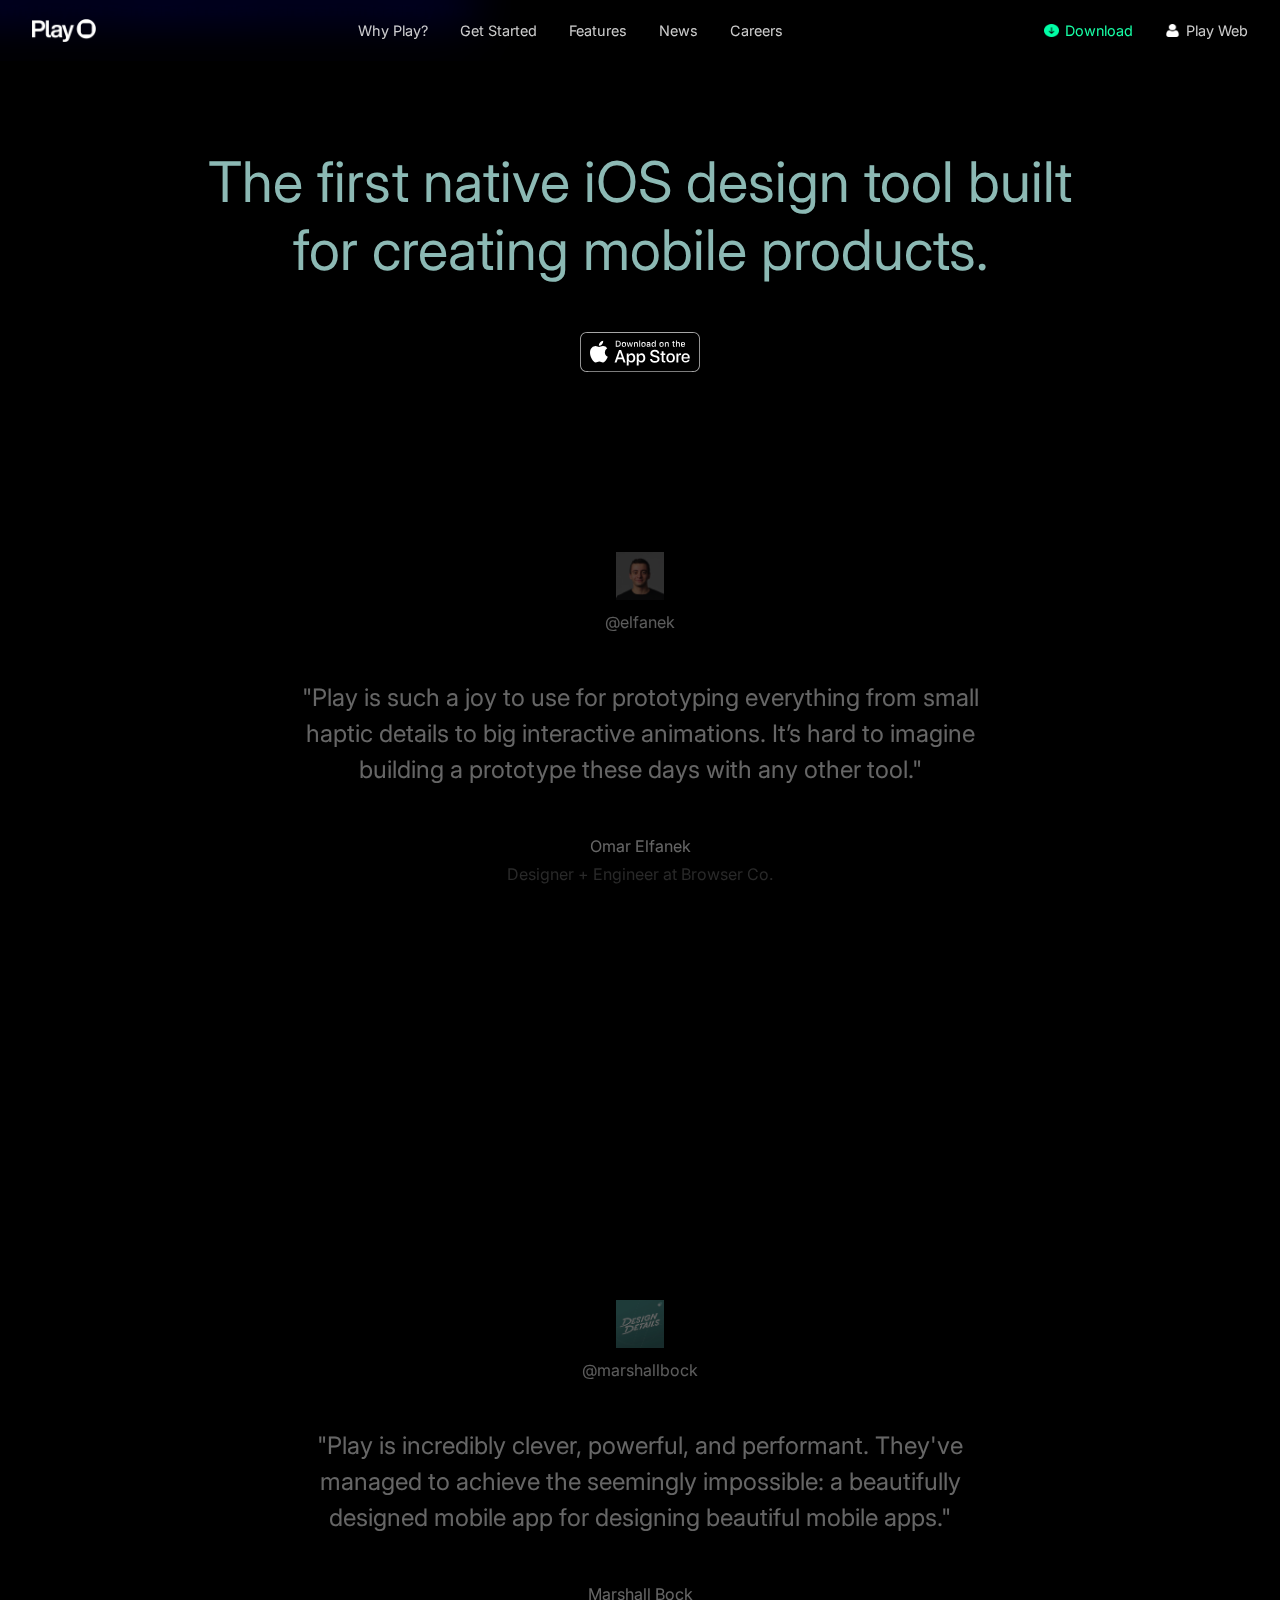
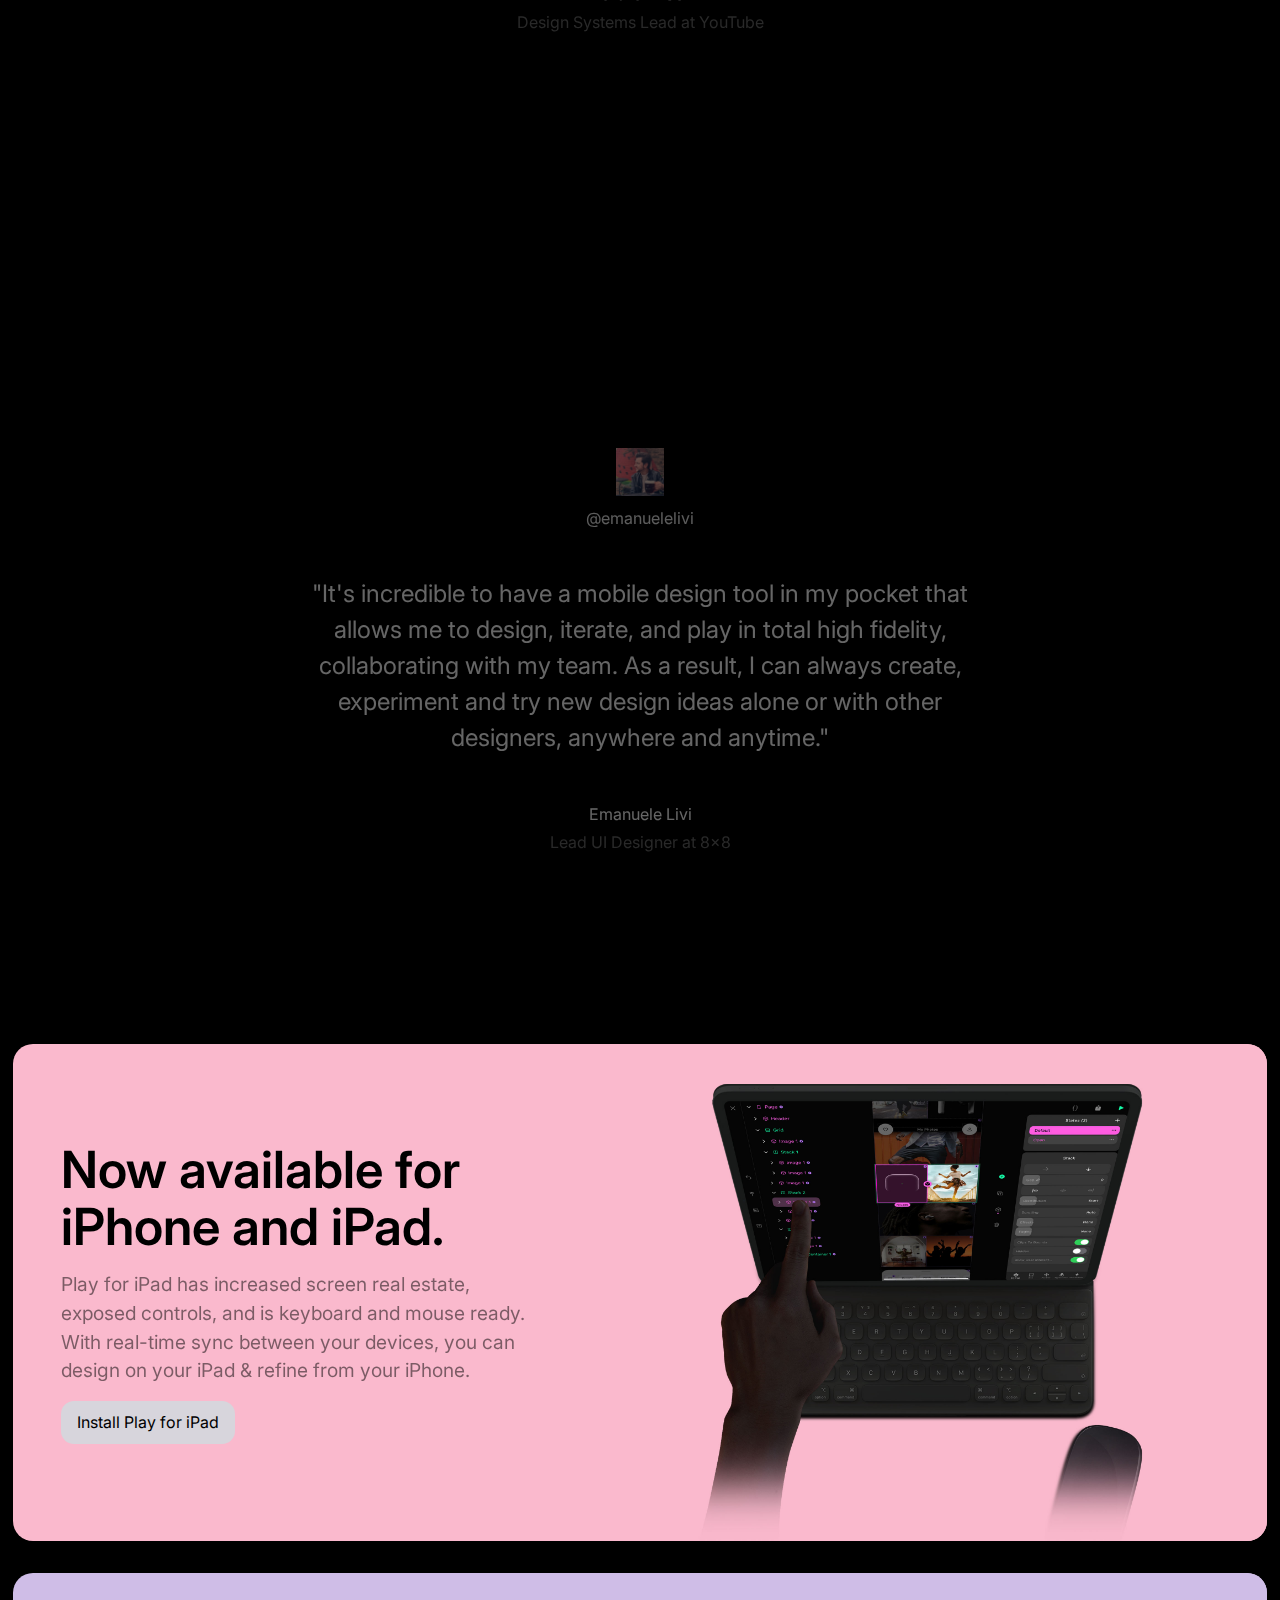
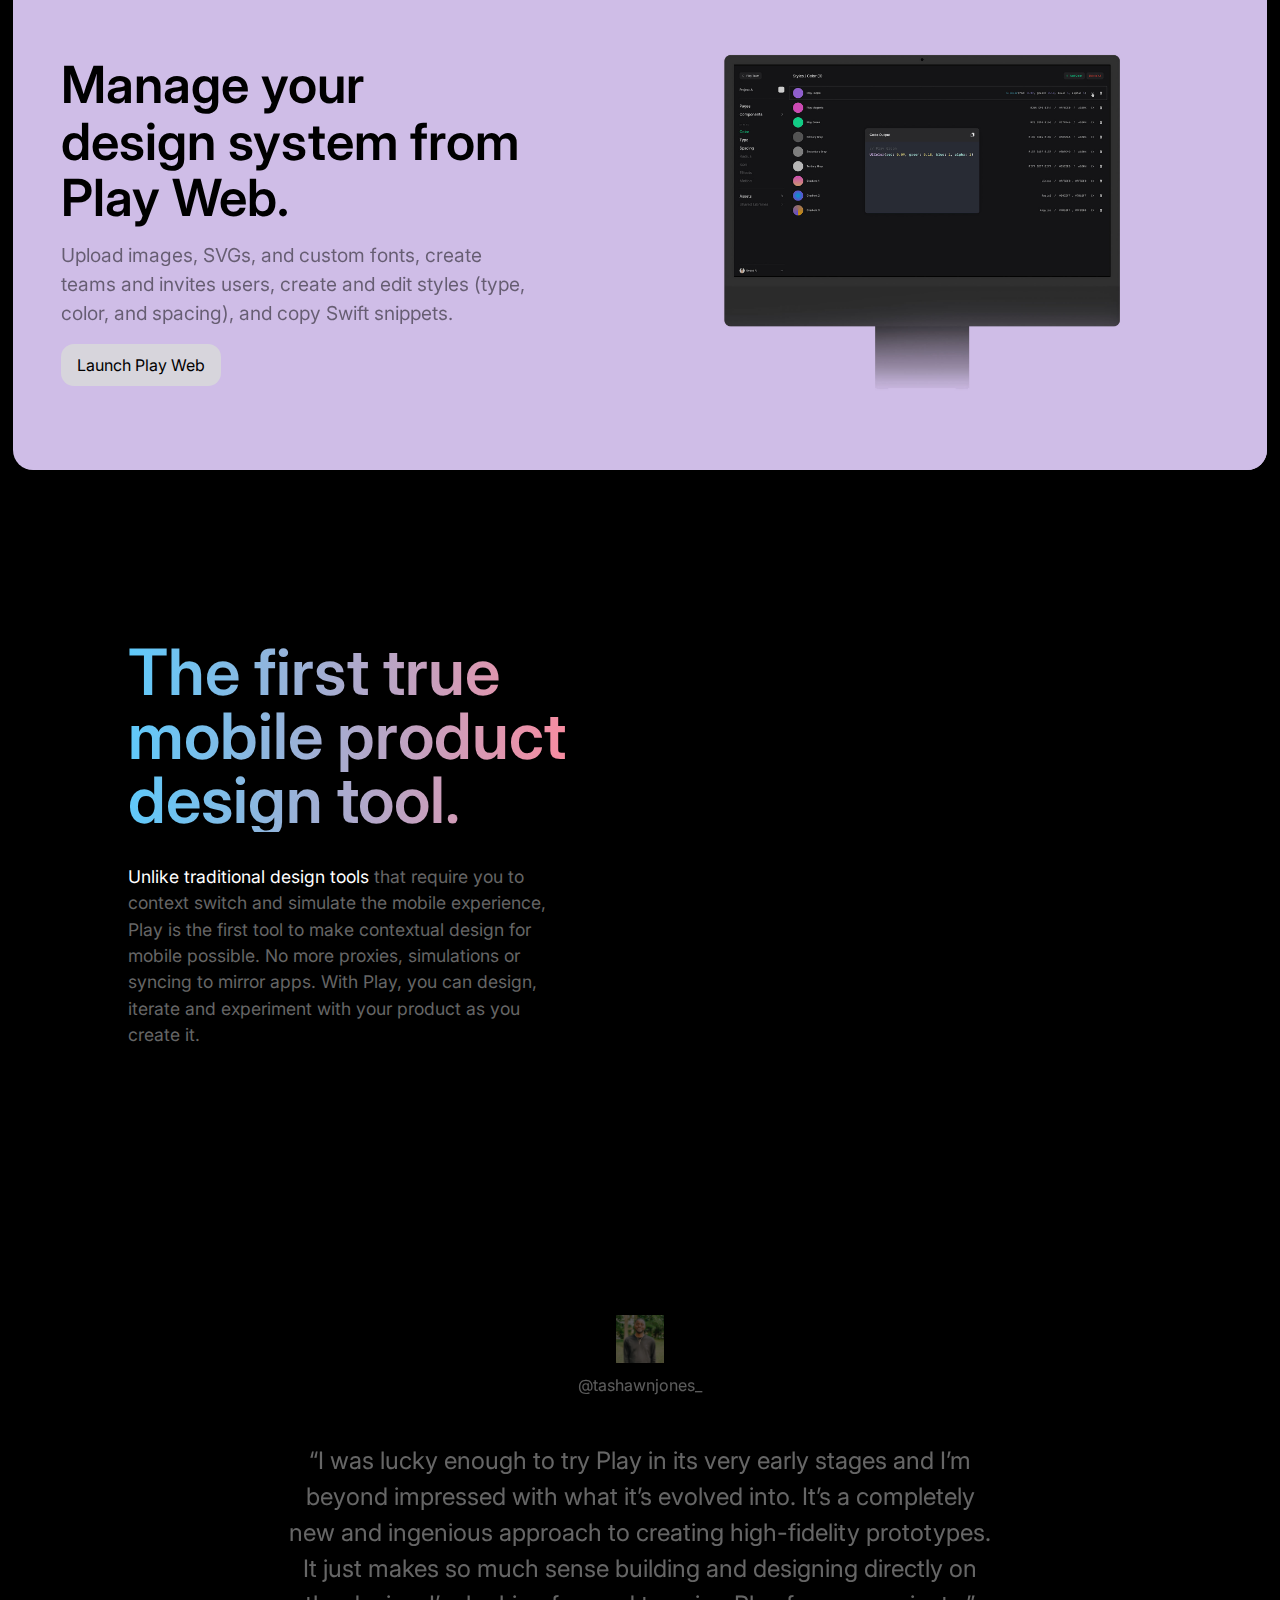
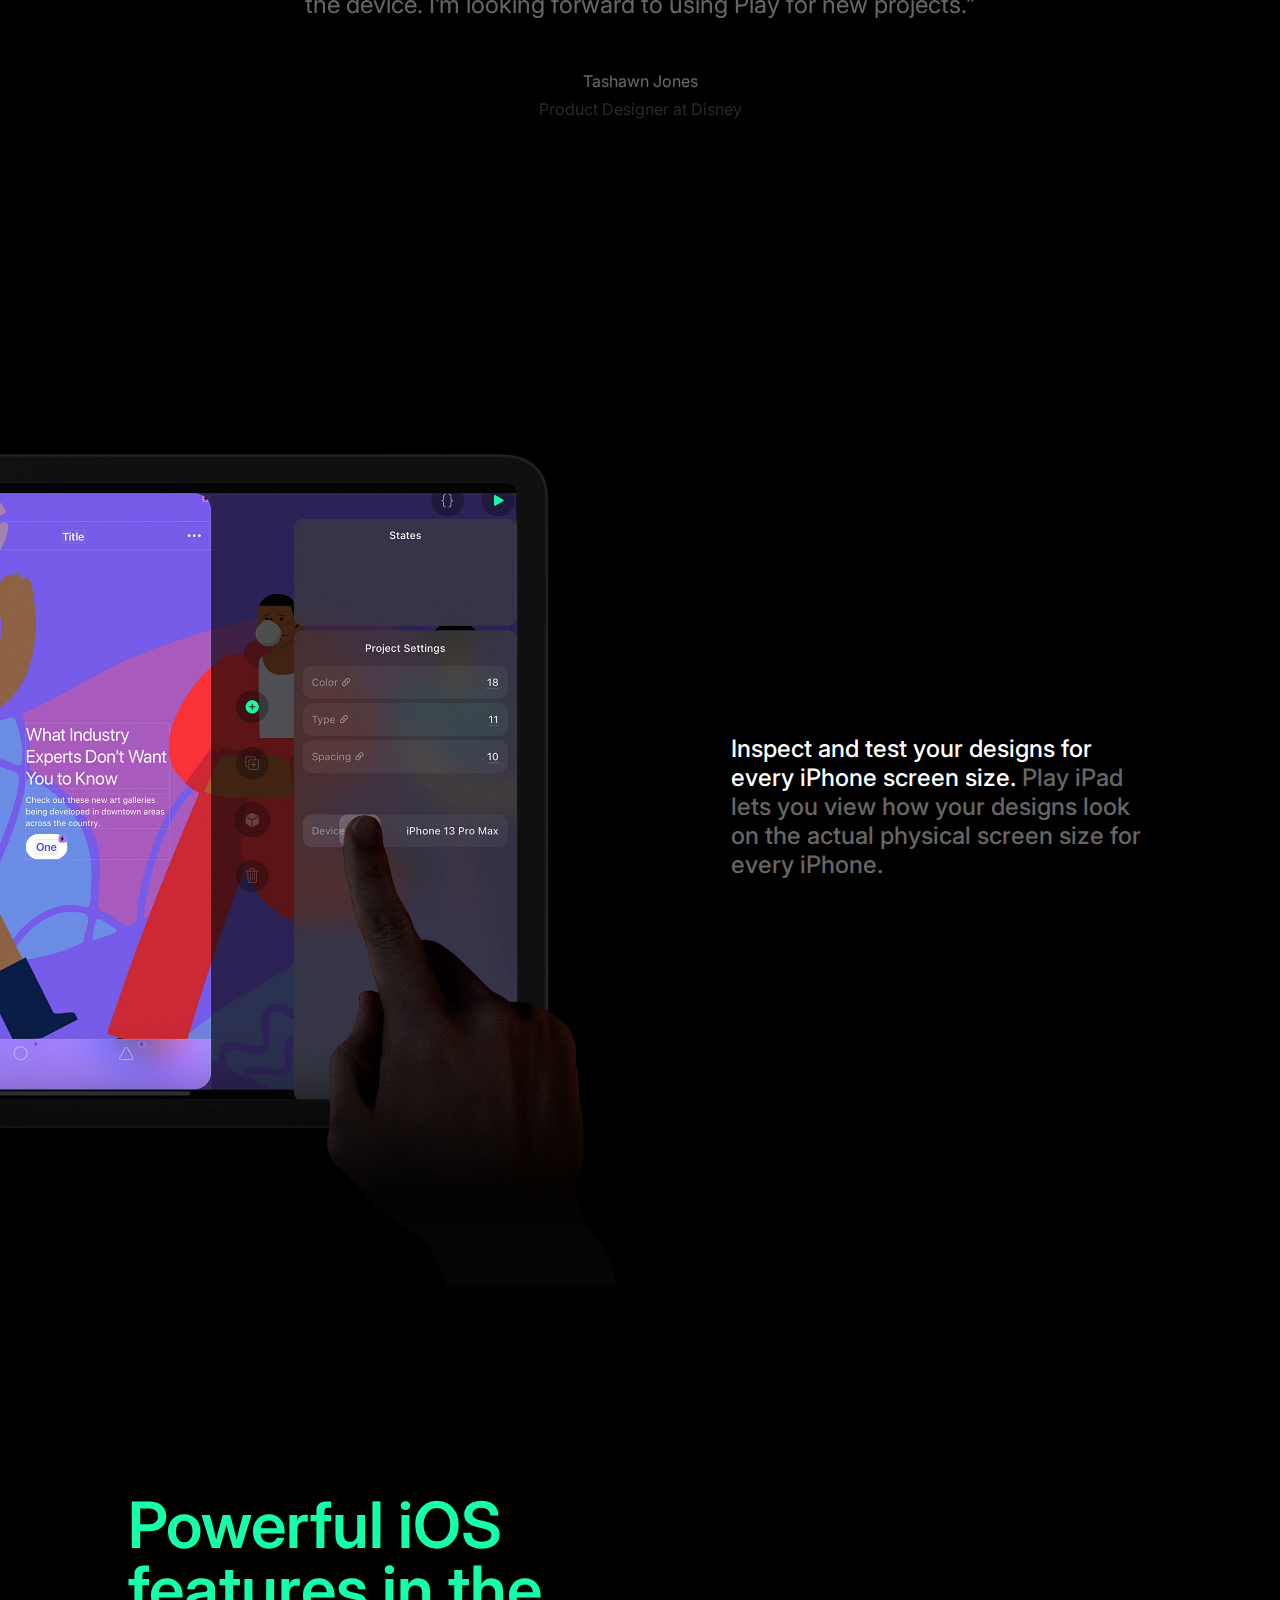
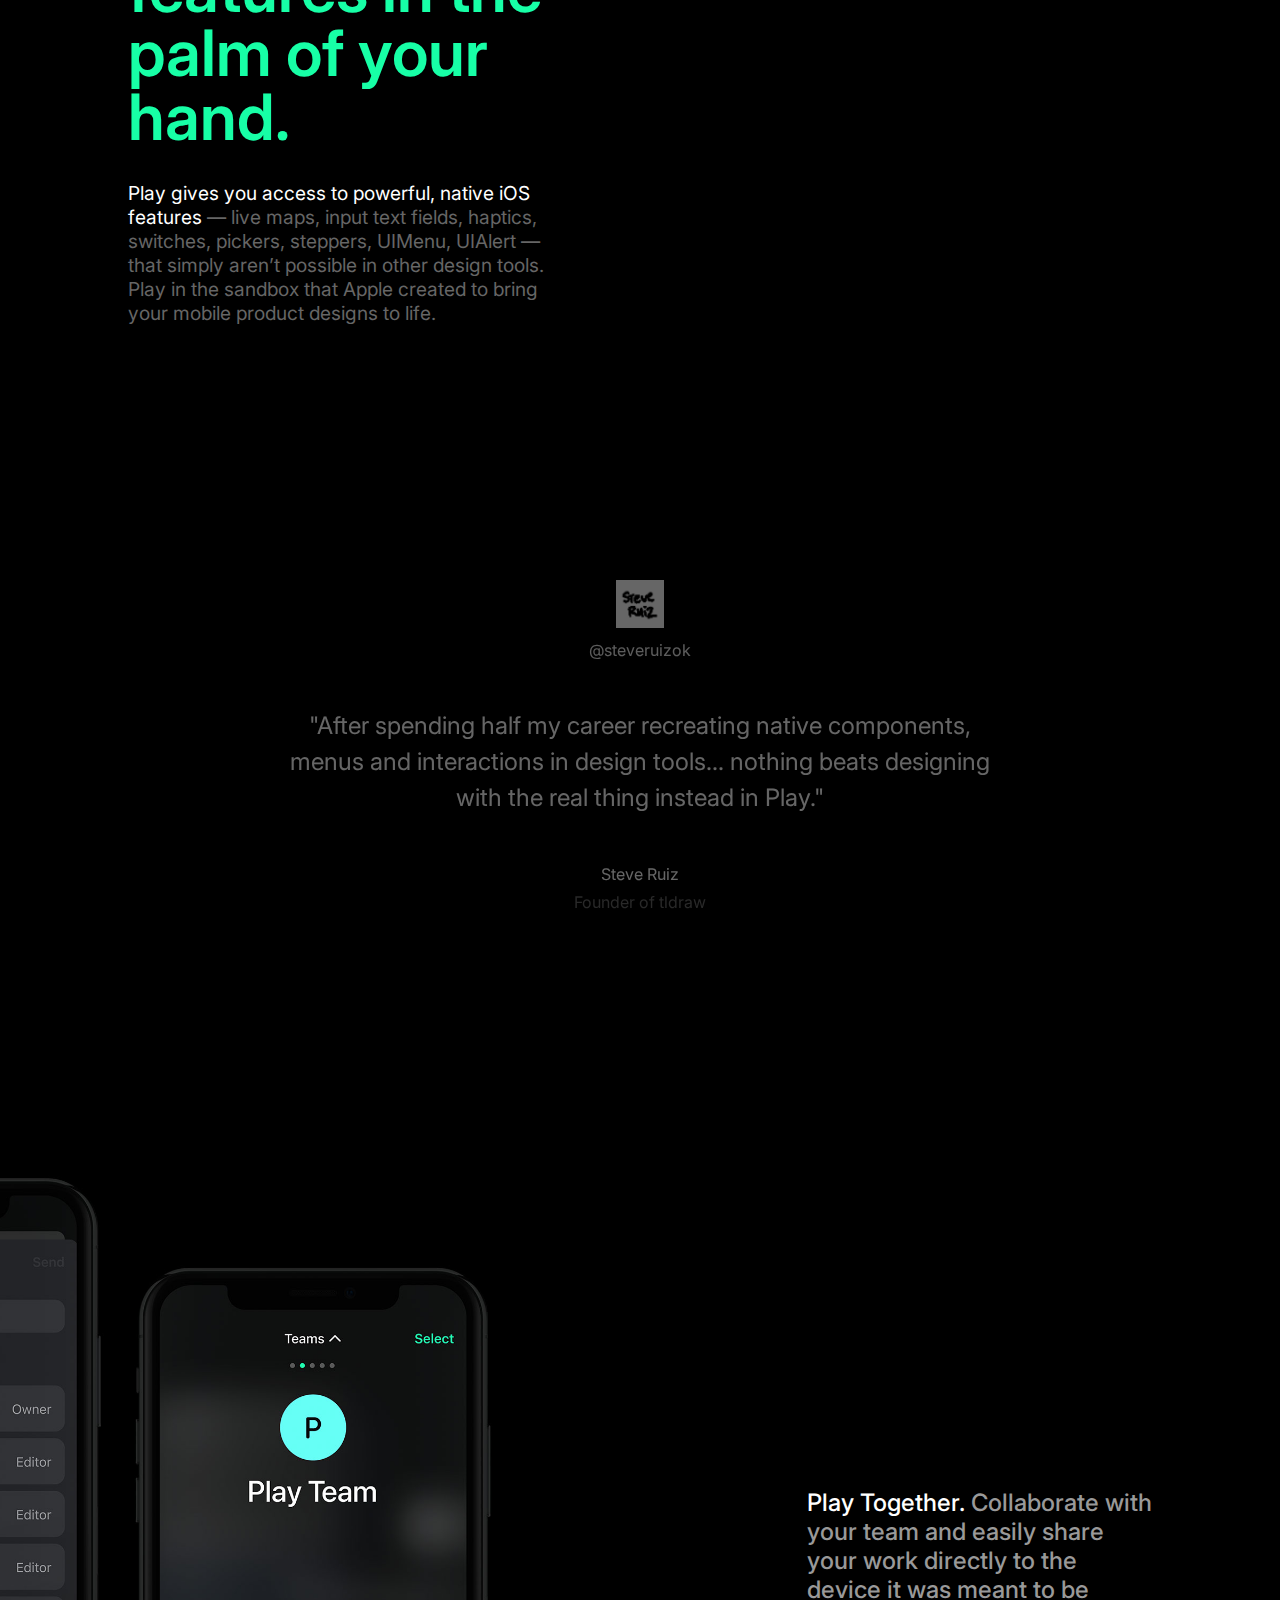
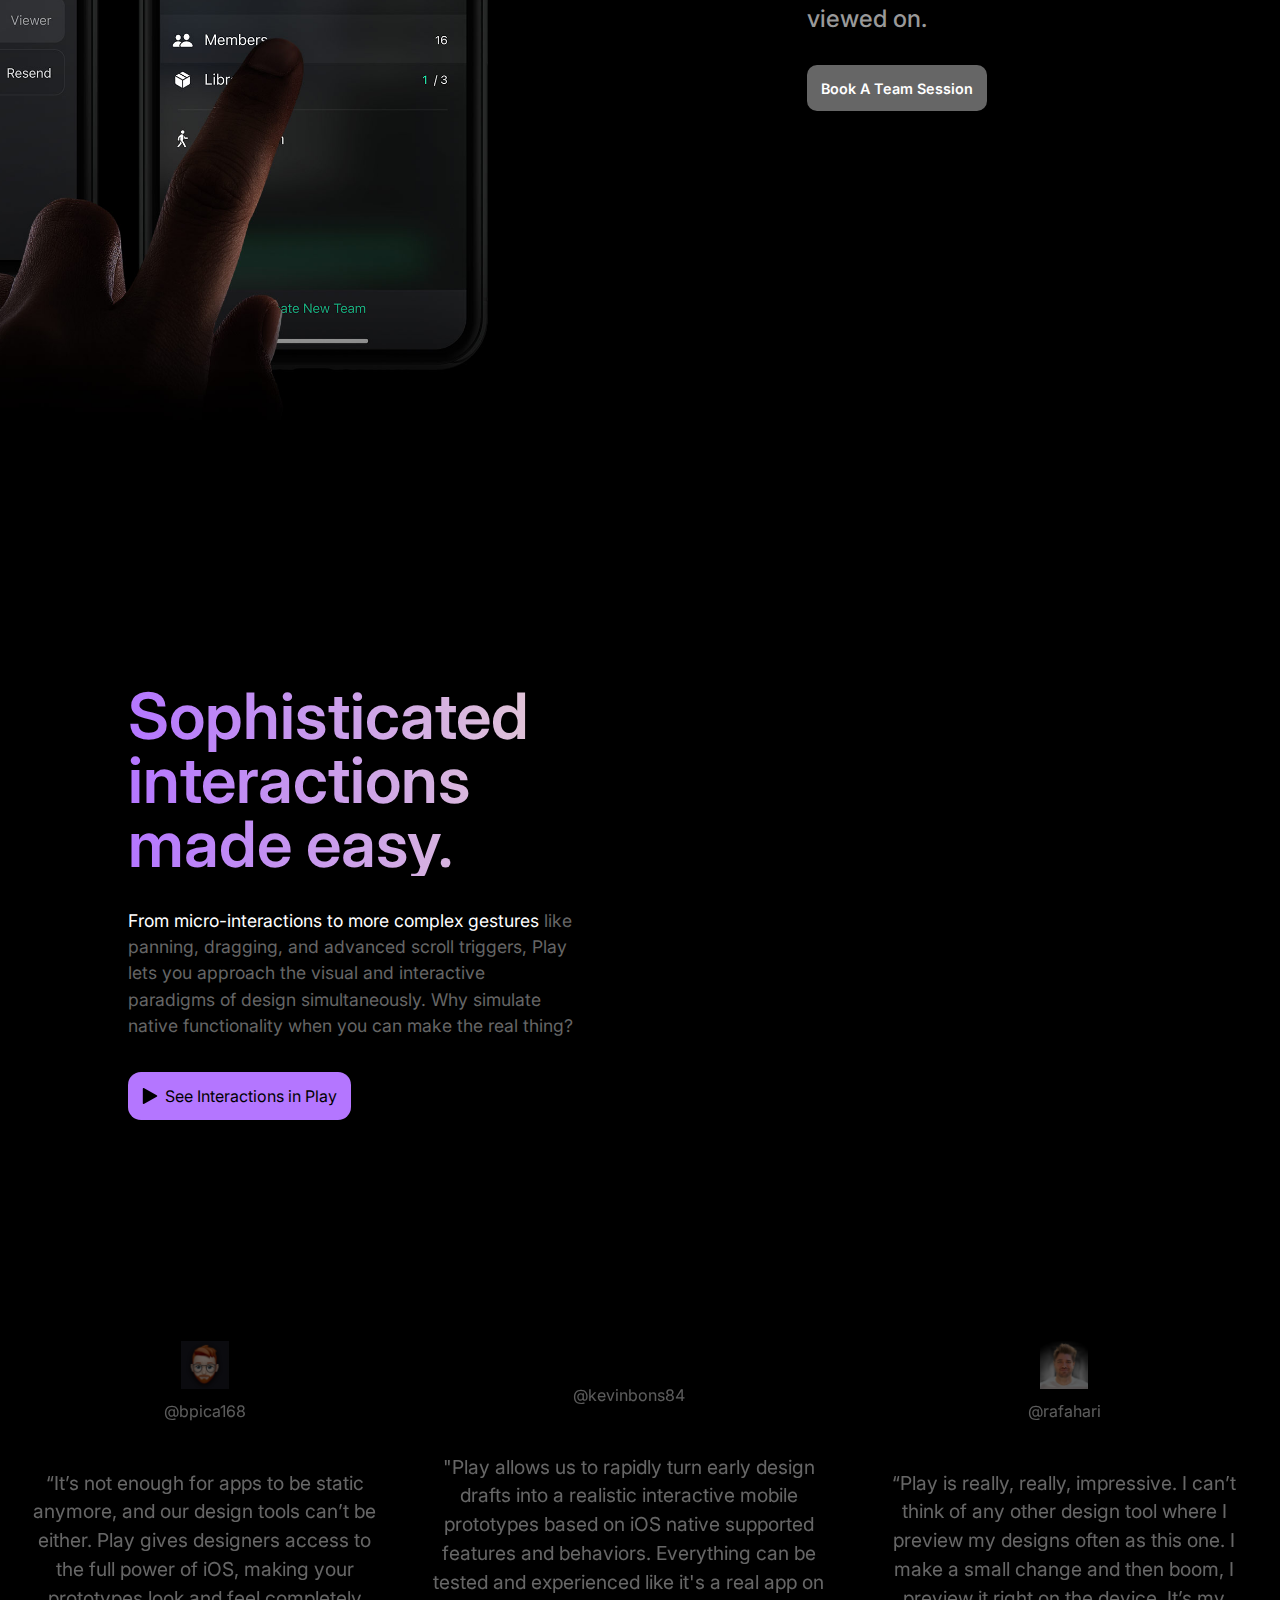
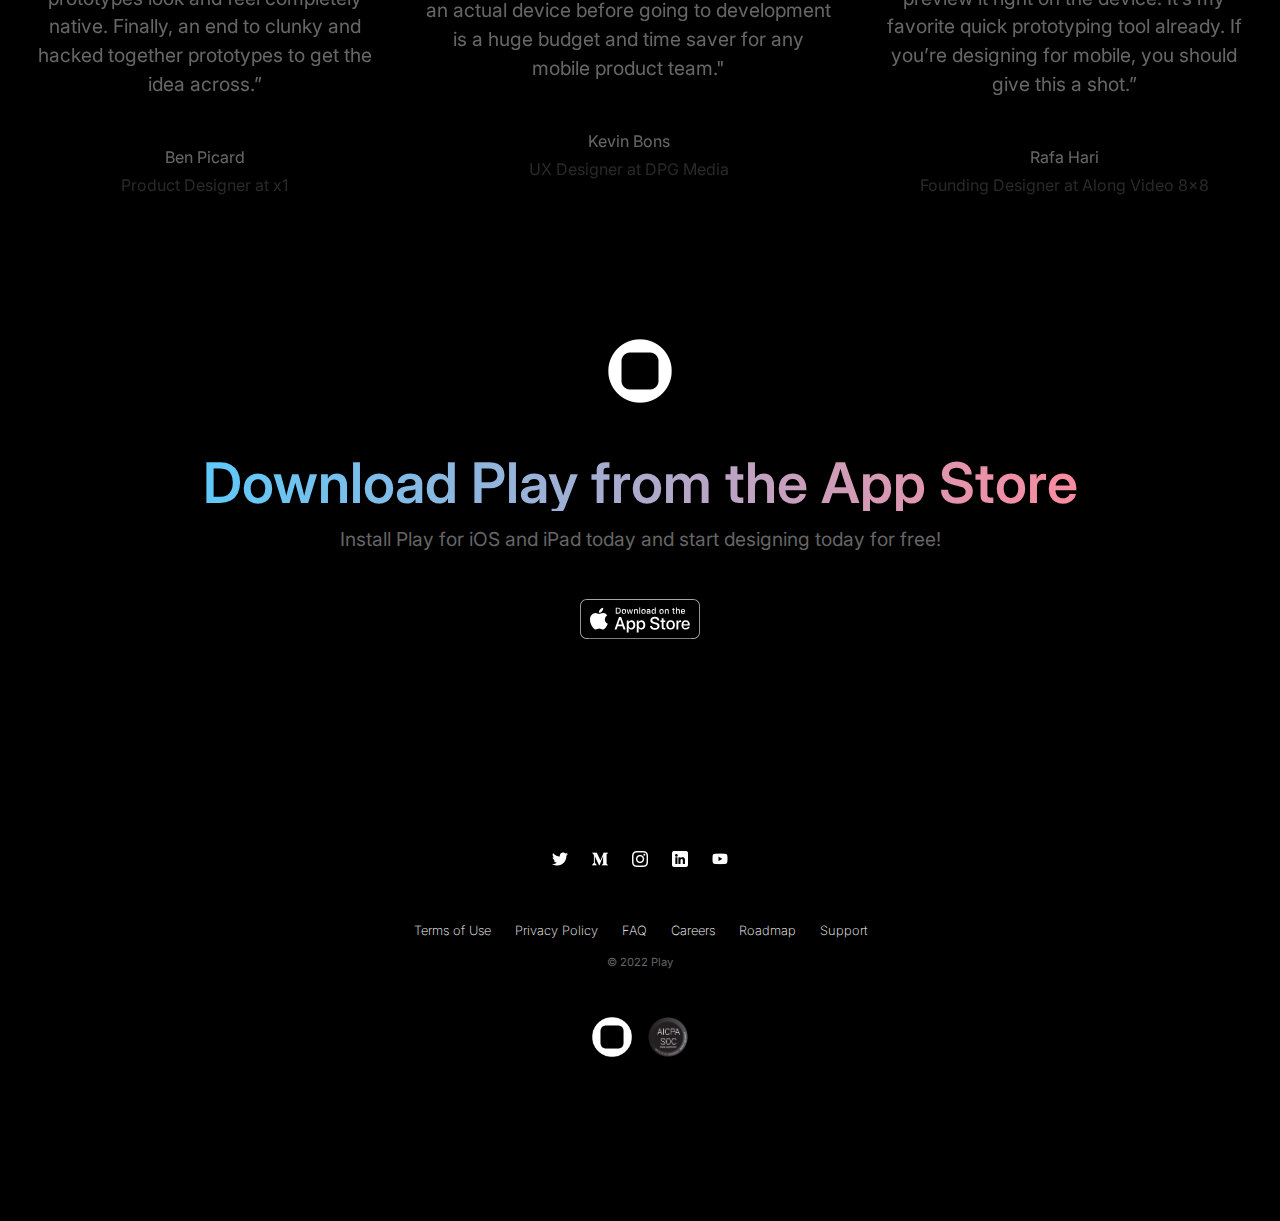
<file: index.html>
<!DOCTYPE html>
<html lang="en">
<head>
    <meta charset="UTF-8">
    <meta http-equiv="X-UA-Compatible" content="IE=edge">
    <meta name="viewport" content="width=device-width, initial-scale=1.0">
    <link rel="icon" href="assets/logo.png" sizes="32x32" type="image/x-icon">
    <link rel="stylesheet" href="css/style.css">
    <title>Play Landing Page</title>
</head>
<body>
    <header>
        <!-- desktop navbar -->
        <nav class="desktop-navbar">
            <div class="logo">
                <img src="assets/play-logo.png" alt="">
            </div>
            <ul class="desktop-links flex">
                <li><a href="#">Why Play?</a></li>
                <li><a href="#">Get Started</a></li>
                <li><a href="#">Features</a></li>
                <li><a href="#">News</a></li>
                <li><a href="#">Careers</a></li>
            </ul>
            <ul class="desktop-link flex">
                <li><a href="#"> <img src="assets/down-arrow (1).png" alt=""> Download</a></li>
                <li><a href="#"> <img src="assets/user.png" alt=""> Play Web</a></li>
            </ul>
        </nav>
        <!-- mobile navbar -->
        <nav class="mobile-navbar">
            <div class="logo">
                <img src="assets/play-logo.png" alt="">
            </div>
            <button id="menu-btn" class="hamburger">
                <span class="hamburger-top"></span>
                <!-- <span class="hamburger-middle"></span> -->
                <span class="hamburger-bottom"></span>
            </button>
        </nav>
        <div class="mobile-menu flex">
            <ul class="menu flex">
                <li><a href="#">Why Play?</a></li>
                <li><a href="#">Get Started</a></li>
                <li><a href="#">Features</a></li>
                <li><a href="#">News</a></li>
                <li><a href="#">Careers</a></li>
            </ul>
            <ul class="other-menu flex">
                <li><a href="#">Download</a></li>
                <li><a href="#">Play Web</a></li>
            </ul>
        </div>
    </header>
    <main>
        <section class="native flex">
            <div class="native-text">
                <h1>
                    The first native iOS design tool built for creating mobile products.
                </h1>
            </div>
            <div class="native-image">
                <a href="#"><img src="assets/appstore.svg" alt=""></a>
            </div>
        </section>
        <section class="hero-video">
            <!-- <iframe src="https://player.vimeo.com/video/388017923?h=2b2c02a216&background=1" frameborder="0" allow="autoplay; fullscreen; picture-in-picture" allowfullscreen=""></iframe> -->
        </section>
        <section class="testimonies flex">
            <div class="testimony flex">
                <div class="user flex">
                    <div class="user-image">
                        <img src="assets/elfa.jpeg" alt="">
                    </div>
                    <p>@elfanek</p>
                </div>
                <div class="quote">
                    <p>
                        "Play is such a joy to use for prototyping everything from small haptic details 
                        to big interactive animations. It’s hard to imagine building a prototype these 
                        days with any other tool."
                    </p>
                </div>
                <div class="portfolio flex">
                    <p>Omar Elfanek</p>
                    <p>Designer + Engineer at Browser Co.</p>
                </div>
            </div>
            <div class="testimony flex">
                <div class="user flex">
                    <div class="user-image">
                        <img src="assets/marshall.jpg" alt="">
                    </div>
                    <p>@marshallbock</p>
                </div>
                <div class="quote">
                    <p>
                        "Play is incredibly clever, powerful, and performant. They've managed to 
                        achieve the seemingly impossible: a beautifully designed mobile app for 
                        designing beautiful mobile apps."
                    </p>
                </div>
                <div class="portfolio flex">
                    <p>Marshall Bock</p>
                    <p>Design Systems Lead at YouTube</p>
                </div>
            </div>
            <div class="testimony flex">
                <div class="user flex">
                    <div class="user-image">
                        <img src="assets/emanuel.jpeg" alt="">
                    </div>
                    <p>@emanuelelivi</p>
                </div>
                <div class="quote">
                    <p>
                        "It's incredible to have a mobile design tool in my pocket that allows me to 
                        design, iterate, and play in total high fidelity, collaborating with my team. 
                        As a result, I can always create, experiment and try new design ideas alone 
                        or with other designers, anywhere and anytime."
                    </p>
                </div>
                <div class="portfolio flex">
                    <p>Emanuele Livi</p>
                    <p>Lead UI Designer at 8x8</p>
                </div>
            </div>
        </section>
        <section class="illustrations flex">
            <div class="ill flex">
                <!-- <div class="ill-text flex">
                    <h1>A better tool for creating mobile products.</h1>
                    <p>
                        Design, prototype, and collaborate directly from your phone. Experience your design 
                        as you create it, while taking full advantage of native iOS features to bring your product
                        to life.
                    </p>
                    <button>Install Play for iOS</button>
                </div>
                <div class="video-background">
                    <video class="video-content" autoplay loop muted>
                      <source src="https://player.vimeo.com/video/693212397?h=032f0f79db&background=1&loop=1" allow="accelerometer; autoplay; encrypted-media; gyroscope; picture-in-picture" loading="lazy" allowfullscreen frameborder="0" type="video/mp4">
                    </video>
                </div> -->
                  
                <!-- <div class="ill-image">
                    <iframe src="https://player.vimeo.com/video/693212397?h=032f0f79db&background=1&loop=1" allow="accelerometer; autoplay; encrypted-media; gyroscope; picture-in-picture" loading="lazy" allowfullscreen frameborder="0"></iframe>
                </div> -->
            </div>
            <div class="ill flex">
                <div class="ill-text flex">
                    <h1>Now available for iPhone and iPad.</h1>
                    <p>
                        Play for iPad has increased screen real estate, exposed controls, and is keyboard and 
                        mouse ready. With real-time sync between your devices, you can design on your iPad & 
                        refine from your iPhone.
                    </p>
                    <button>Install Play for iPad</button>
                </div>
                <div class="ill-image">
                    <img src="assets/laptop.jpg" alt="">
                </div>
            </div>
            <div class="ill flex">
                <div class="ill-text flex">
                    <h1>Manage your design system from Play Web.</h1>
                    <p>
                        Upload images, SVGs, and custom fonts, create teams and invites users, create and 
                        edit styles (type, color, and spacing), and copy Swift snippets.
                    </p>
                    <button>Launch Play Web</button>
                </div>
                <div class="ill-image">
                    <img src="assets/pc.jpg" alt="">
                </div>
            </div>
        </section>
        <section class="features flex">
            <div class="tool flex">
                <div class="tool-text flex">
                    <h1>The first true mobile product design tool.</h1>
                    <p>
                        <span>Unlike traditional design tools</span> that require you to context switch and simulate the 
                        mobile experience, Play is the first tool to make contextual design for mobile possible. 
                        No more proxies, simulations or syncing to mirror apps. 
                        With Play, you can design, iterate and experiment with your product as you create it.
                    </p>
                </div>
                <div class="tool-image">
                    <iframe src="https://player.vimeo.com/video/582156297?background=1" allow="accelerometer; autoplay; encrypted-media; gyroscope; picture-in-picture" loading="lazy" allowfullscreen frameborder="0"></iframe>
                </div>
            </div>
            <div class="testimony flex">
                <div class="user flex">
                    <div class="user-image">
                        <img src="assets/shawn.jpeg" alt="">
                    </div>
                    <p>@tashawnjones_</p>
                </div>
                <div class="quote">
                    <p>
                        “I was lucky enough to try Play in its very early stages and I’m beyond impressed with what 
                        it’s evolved into. It’s a completely new and ingenious approach to creating high-fidelity prototypes. 
                        It just makes so much sense building and designing directly on the device. I’m looking forward to using 
                        Play for new projects.”
                    </p>
                </div>
                <div class="portfolio flex">
                    <p>Tashawn Jones</p>
                    <p>Product Designer at Disney</p>
                </div>
            </div>
            <div class="inspect flex">
                <div class="inspect-image">
                    <img src="assets/inspect.jpg" alt="">
                </div>
                <div class="inspect-text flex">
                    <p>
                        <span>Inspect and test your designs for every iPhone screen size.</span>
                        Play iPad lets you view how your designs look on the actual physical screen size for every iPhone.
                    </p>
                </div>
            </div>
            <div class="palm flex">
                <div class="palm-text flex">
                    <h1>Powerful iOS features in the palm of your hand.</h1>
                    <p>
                        <span>Play gives you access to powerful, native iOS features</span> — live maps, input text fields, 
                        haptics, switches, pickers, steppers, UIMenu, UIAlert — that simply aren’t possible in other design 
                        tools. Play in the sandbox that Apple created to bring your mobile product designs to life.
                    </p>
                </div>
                <div class="palm-image">
                    <iframe src="https://player.vimeo.com/video/580949104?background=1" allow="accelerometer; autoplay; encrypted-media; gyroscope; picture-in-picture" loading="lazy" allowfullscreen frameborder="0"></iframe>
                </div>
            </div>
            <div class="testimony flex">
                <div class="user flex">
                    <div class="user-image">
                        <img src="assets/steve.jpeg" alt="">
                    </div>
                    <p>@steveruizok</p>
                </div>
                <div class="quote">
                    <p>
                        "After spending half my career recreating native components, menus and interactions in design tools... 
                        nothing beats designing with the real thing instead in Play."
                    </p>
                </div>
                <div class="portfolio flex">
                    <p>Steve Ruiz</p>
                    <p>Founder of tldraw</p>
                </div>
            </div>
            <div class="play flex">
                <div class="play-image">
                    <img src="assets/play.jpg" alt="">
                </div>
                <div class="play-text flex">
                    <p>
                        <span>Play Together. </span>
                        Collaborate with your team and easily share your work directly to the device it was meant to be viewed on.
                    </p>
                    <button>Book A Team Session</button>
                </div>
            </div>
            <div class="inter flex">
                <div class="inter-text flex">
                    <h1>Sophisticated interactions made easy.</h1>
                    <p>
                        <span>From micro-interactions to more complex gestures</span> like panning, dragging, and advanced scroll 
                        triggers, Play lets you approach the visual and interactive paradigms of design simultaneously. Why 
                        simulate native functionality when you can make the real thing?
                    </p>
                    <button> <img src="assets/play.png" alt="" class="play-img"> See Interactions in Play</button>
                </div>
                <div class="inter-image">
                    <iframe src="https://player.vimeo.com/video/580950164?background=1" allow="accelerometer; autoplay; encrypted-media; gyroscope; picture-in-picture" loading="lazy" allowfullscreen frameborder="0"></iframe>
                </div>
            </div>
        </section>
        <section class="other-testimonies flex">
            <div class="testimony flex">
                <div class="user flex">
                    <div class="user-image">
                        <img src="assets/pica.jpeg" alt="">
                    </div>
                    <p>@bpica168</p>
                </div>
                <div class="quote">
                    <p>
                        “It’s not enough for apps to be static anymore, and our design tools can’t be either. Play gives designers 
                        access to the full power of iOS, making your prototypes look and feel completely native. Finally, an end 
                        to clunky and hacked together prototypes to get the idea across.”
                    </p>
                </div>
                <div class="portfolio flex">
                    <p>Ben Picard</p>
                    <p>Product Designer at x1</p>
                </div>
            </div>
            <div class="testimony flex">
                <div class="user flex">
                    <div class="user-image">
                        <img src="assets/kevin.jpeg" alt="" loading="lazy">
                    </div>
                    <p>@kevinbons84</p>
                </div>
                <div class="quote">
                    <p>
                        "Play allows us to rapidly turn early design drafts into a realistic interactive mobile prototypes based 
                        on iOS native supported features and behaviors. Everything can be tested and experienced like it's a real 
                        app on an actual device before going to development is a huge budget and time saver for any mobile product team."
                    </p>
                </div>
                <div class="portfolio flex">
                    <p>Kevin Bons</p>
                    <p>UX Designer at DPG Media</p>
                </div>
            </div>
            <div class="testimony flex">
                <div class="user flex">
                    <div class="user-image">
                        <img src="assets/rafa.png" alt="">
                    </div>
                    <p>@rafahari</p>
                </div>
                <div class="quote">
                    <p>
                        “Play is really, really, impressive. I can’t think of any other design tool where I preview my designs often as 
                        this one. I make a small change and then boom, I preview it right on the device. It’s my favorite quick 
                        prototyping tool already. If you’re designing for mobile, you should give this a shot.”
                    </p>
                </div>
                <div class="portfolio flex">
                    <p>Rafa Hari</p>
                    <p>Founding Designer at Along Video 8x8</p>
                </div>
            </div>
        </section>
        <div class="download flex">
            <div class="download-image">
                <img src="assets/logo.png" alt="">
            </div>
            <div class="download-text flex">
                <h1>Download Play from the App Store</h1>
                <p>Install Play for iOS and iPad today and start designing today for free!</p>
            </div>
            <div class="native-image">
                <a href="#"><img src="assets/appstore.svg" alt=""></a>
            </div>
        </div>
        <footer>
            <div class="footer-container flex">
                <div class="socials flex">
                    <div class="media">
                        <a href="#"><img src="assets/twitter.png" alt=""></a>
                    </div>
                    <div class="media">
                        <a href="#"><img src="assets/medium.png" alt=""></a>
                    </div>
                    <div class="media">
                        <a href="#"><img src="assets/instagram.png" alt=""></a>
                    </div>
                    <div class="media">
                        <a href="#"><img src="assets/linkedin.png" alt=""></a>
                    </div>
                    <div class="media">
                        <a href="#"><img src="assets/youtube (1).png" alt=""></a>
                    </div>
                </div>
                <div class="links-copy flex">
                    <ul class="footer-links flex">
                        <li><a href="#">Terms of Use</a></li>
                        <li><a href="#">Privacy Policy</a></li>
                        <li><a href="#">FAQ</a></li>
                        <li><a href="#">Careers</a></li>
                        <li><a href="#">Roadmap</a></li>
                        <li><a href="#">Support</a></li>
                    </ul>
                    <div class="copyright">
                        <p>© 2022 Play</p>
                    </div>
                </div>
                <div class="logos flex">
                    <div class="footer-logo">
                        <img src="assets/logo.png" alt="">
                    </div>
                    <div class="soc">
                        <a href="#"><img src="assets/soc.png" alt=""></a>
                    </div>
                </div>
            </div>
        </footer>
    </main>
    <script src="js/script.js"></script>
</body>
</html>
</file>
<file: css/style.css>
@import url('https://fonts.googleapis.com/css2?family=Inter&display=swap');

:root {
    --green: #17ffa6;
    --black: #000;
    --text-color: hsla(0, 0%, 100%, 0.8);
    --native: #8cb9b4;
    --white: #fff;
    --ash: #666;
    --gray: #999;
    --violet: #b476ff;
}

*,
*::after,
*::before {
    margin: 0;
    padding: 0;
    box-sizing: border-box;
    font-family: Inter, sans-serif;
}

html {
    scroll-behavior: smooth;
}

img {
    width: 100%;
}

video {
    width: 100%;
}

a {
    text-decoration: none;
}

li {
    list-style-type: none;
}

button {
    border: none;
    outline: none;
    cursor: pointer;
    width: fit-content;
}

.mobile-navbar {
    display: none;
}

.mobile-menu {
    display: none;
}

.flex {
    display: flex;
}

body {
    background-color: var(--black);
}

nav {
    display: flex;
    justify-content: space-between;
    align-items: center;
    position: fixed;
    right: 0;
    left: 0;
    top: 0;
    z-index: 99;
    padding: 1.2rem 2rem;
    backdrop-filter: blur(25px);
    -webkit-backdrop-filter: blur(25px);
}

.desktop-links,
.desktop-link {
    column-gap: 2rem;
    align-items: center;
}

.desktop-links li a,
.desktop-link li a {
    font-size: .9rem;
    color: var(--text-color);
}

.desktop-link li a {
    display: flex;
    align-items: center;
    column-gap: .4rem;
}

.desktop-link li a img {
    width: .9rem;
    height: .8rem;
}

.desktop-link li:first-child a {
    color: var(--green);
}

.desktop-link li:first-child a img {
    filter: invert(87%) sepia(16%) saturate(3793%) hue-rotate(92deg) brightness(100%) contrast(102%);
}

.desktop-link li:last-child a img {
    filter: invert(98%) sepia(2%) saturate(0%) hue-rotate(217deg) brightness(102%) contrast(103%);
}

.desktop-link li a:hover {
    opacity: .6;
    font-weight: 400;
}

.desktop-links li a:hover,
.desktop-link li a:hover {
    color: var(--green);
    transition: .5s;
}

.desktop-link li:last-child a:hover img {
    filter: invert(87%) sepia(16%) saturate(3793%) hue-rotate(92deg) brightness(100%) contrast(102%);
}

.logo {
    display: flex;
    align-items: center;
    width: 4rem;
}

.native {
    flex-direction: column;
    align-items: center;
    justify-content: center;
    text-align: center;
    row-gap: 3rem;
    padding: 8rem 13rem;
}

.native-text h1 {
    color: var(--native);
    font-size: 3.5rem;
    font-weight: 400;
}

.hero-video {
    position: sticky;
    top: 0;
    z-index: -99;
    flex-shrink: 0;
}
   
.hero-video iframe {
    width: 100%;
    height: 100vh;
}

.testimonies {
    flex-direction: column;
    justify-content: center;
    align-items: center;
    text-align: center;
    row-gap: 20rem;
}

.testimony {
    flex-direction: column;
    justify-content: center;
    align-items: center;
    text-align: center;
    row-gap: 3rem;
    padding: 3rem 18rem;
}

.user {
    flex-direction: column;
    justify-content: center;
    align-items: center;
    row-gap: .5rem;
}

.user-image {
    width: 3rem;
}

.user p {
    color: var(--white);
    opacity: .9;
}

.quote p {
    color: var(--white);
    font-size: 1.5rem;
    line-height: 1.5;
}

.portfolio {
    flex-direction: column;
    row-gap: .5rem;
}

.portfolio p:nth-child(1) {
    color: var(--white);
}

.portfolio p:nth-child(2) {
    color: var(--ash);
}

.illustrations {
    flex-direction: column;
    justify-content: center;
    align-items: center;
    row-gap: 2rem;
    margin-top: 7rem;
    overflow: auto;
    scroll-behavior: smooth;
    position: relative;
    height: fit-content;
    width: 100%;
}

.ill {
    flex-shrink: 0;
    position: sticky;
    top: 0;
    justify-content: flex-start;
    align-items: center;
    width: 98%;
    height: fit-content;
    border-radius: 20px;
}

.ill:first-child {
    background-color: #98b2c0;
    /* background: #98b2c0 url('https://player.vimeo.com/video/693212397?h=032f0f79db&background=1&loop=1" allow="accelerometer; autoplay; encrypted-media; gyroscope; picture-in-picture" loading="lazy" allowfullscreen frameborder="0"'); */
    
}

.video-background {
    top: 0;
    left: 0;
    height: 100%;
    width: 55%;
    background-color: #17ffa6;
}
  
.video-content {
    min-width: 100%;
    min-height: 100%;
}

video {
    width: 100%;
}
  

.ill:nth-child(2) {
    background-color: #fab9cd;
    /* background-image: url('../assets/laptop.jpg'); */
}

.ill:last-child {
    background-color: #cfbde7;
    /* background-image: url('../assets/pc.jpg'); */
}

.ill-text {
    flex-direction: column;
    justify-content: center;
    row-gap: 1rem;
    width: 45%;
    padding: 3rem;
}

.ill-text h1 {
    font-size: 3.2rem;
    font-weight: 600;
    line-height: 1.1;
}

.ill-text p {
    font-size: 1.2rem;
    line-height: 1.5;
    font-weight: 400;
    opacity: .5;
}

.ill-text button {
    outline: none;
    border: none;
    width: fit-content;
    padding: .7rem 1rem;
    font-size: 1rem;
    background-color: #d7d5dc;
    border-radius: 13px;
}

.ill-image {
    width: 55%;
    border-radius: 20px;
}

.ill-image iframe {
    display: block;
    width: 100%;
    height: 100%;
    object-fit: contain;
    top: 0;
    left: 0;
}

.ill-image img {
    display: block;
    border-radius: 20px;
}

.features {
    flex-direction: column;
    row-gap: 10rem;
    margin-top: 7rem;
}

.tool {
    justify-content: center;
    align-items: center;
    column-gap: 4rem;
    padding: 2rem 5rem 2rem 8rem;
}

.tool-text {
    flex-direction: column;
    row-gap: 2rem;
    width: 80%;
}

.tool-text h1 {
    font-size: 4rem;
    font-weight: 600;
    line-height: 1;
    background-image: linear-gradient(90deg, #5fc9fa, #fa8b9f);
    background-size: 100%;
    background-clip: text;
    -webkit-text-fill-color: transparent;
    -webkit-background-clip: text;
}

.tool-text p {
    font-size: 1.1rem;
    color: var(--ash);
    line-height: 1.5;
}

.tool-text span {
    color: var(--white);
}

.tool-image {
    height: 20vh;
   
    padding-bottom: 43%; 
    position: relative; 
    z-index: 0;
    display: block; 
    width: 100%;
}

.tool-image iframe {
    /* display: block;
    width: 100%;
    height: 100%;
    object-fit: cover; */
    display: block;
    width: 100%;
    height: 100%;
    object-fit: contain;
    position: absolute;
    top: 0;
    left: 0;
}

.inspect {
    justify-content: center;
    align-items: center;
    /* position: relative;
    left: -20rem; */
    column-gap: 3rem;
    margin-left: -30rem;
}

.inspect-image {
    /* position: relative; */
    /* left: -20rem; */
    width: 300rem;
    height: 60rem;
}

.inspect-image img {
    height: 100%;
    object-fit: cover;
}

.inspect-text {
    /* background-color: #17ffa6; */
    margin-right: 8rem;
    /* position: relative; */
    /* right: -5rem; */
    /* width: 100rem; */
}

.inspect-text p {
    font-size: 1.5rem;
    font-weight: 500;
    color: var(--ash);
}

.inspect-text span {
    color: var(--white);
}



.palm {
    justify-content: center;
    align-items: center;
    column-gap: 4rem;
    padding: 2rem 5rem 2rem 8rem;
}

.palm-text {
    flex-direction: column;
    row-gap: 2rem;
    width: 80%;
}

.palm-text h1 {
    font-size: 4rem;
    font-weight: 600;
    line-height: 1;
    color: var(--green);
}

.palm-text p {
    font-size: 1.2rem;
    color: var(--ash);
}

.palm-text span {
    color: var(--white);
}

.palm-image {
    height: 20vh;
   
    padding-bottom: 43%; 
    position: relative; 
    z-index: 0;
    display: block; 
    width: 100%;
}

.palm-image iframe {
    /* display: block;
    width: 100%;
    height: 100%;
    object-fit: cover; */
    display: block;
    width: 100%;
    height: 100%;
    object-fit: contain;
    position: absolute;
    top: 0;
    left: 0;
}
  

.play {
    justify-content: center;
    align-items: center;
    /* position: relative;
    left: -20rem; */
    column-gap: 3rem;
    margin-left: -30rem;
}

.play-image {
    width: 300rem;
    height: 60rem;
}

.play-image img {
    height: 100%;
    object-fit: cover;
}

.play-text {
    flex-direction: column;
    row-gap: 2rem;
    margin-right: 8rem;
}

.play-text p {
    font-size: 1.5rem;
    font-weight: 500;
    color: var(--gray);
}

.play-text span {
    color: var(--white);
}

.play-text button {
    padding: .9rem;
    color: var(--white);
    background-color: var(--ash);
    font-size: .9rem;
    font-weight: 600;
    border-radius: 10px;
}

.inter {
    justify-content: center;
    align-items: center;
    column-gap: 4rem;
    padding: 2rem 5rem 2rem 8rem;
}

.inter-text {
    flex-direction: column;
    row-gap: 2rem;
    width: 80%;
}

/* .inter-text {
    transform: translateY(5%);
    transition: transform 1s ease-in-out;
} */

.inter-text h1 {
    font-size: 4rem;
    font-weight: 600;
    line-height: 1;
    background-image: linear-gradient(90deg, #b476ff, #e5ccd3);
    background-size: 100%;
    background-clip: text;
    -webkit-text-fill-color: transparent;
    -webkit-background-clip: text;
}

.inter-text p {
    font-size: 1.1rem;
    color: var(--ash);
    line-height: 1.5;
}

.inter-text span {
    color: var(--white);
}

.inter-text button {
    display: flex;
    align-items: center;
    justify-content: center;
    column-gap: .4rem;
    padding: .9rem;
    color: var(--black);
    background-color: var(--violet);
    font-size: 1rem;
    font-weight: 400;
    border-radius: 13px;
}

.play-img {
    width: 1rem;
}

.inter-image {
    height: 20vh;
   
    padding-bottom: 43%; 
    position: relative; 
    z-index: 0;
    display: block; 
    width: 100%;
}

.inter-image iframe {
    /* display: block;
    width: 100%;
    height: 100%;
    object-fit: cover; */
    display: block;
    width: 100%;
    height: 100%;
    object-fit: contain;
    position: absolute;
    top: 0;
    left: 0;
}

.other-testimonies {
    /* justify-content: center; */
    /* align-items: center; */
    column-gap: 3rem;
    padding: 2rem;
    margin-top: 9rem;
}

.other-testimonies .testimony {
    padding: 0;
}

.other-testimonies .testimony .quote p {
    font-size: 1.2rem;
}

.testimony {
    opacity: 0.4;
    transition: opacity .5s ease-in-out;
}

.download {
    flex-direction: column;
    justify-content: center;
    align-items: center;
    text-align: center;
    row-gap: 3rem;
    padding: 3rem 7rem;
    margin-top: 4rem;
}

.download-image {
    width: 4rem;
}

.download-text {
    flex-direction: column;
    row-gap: 1rem;
    font-family: Inter, sans-serif;
}

.download-text h1 {
    font-size: 3.5rem;
    font-weight: 600;
    line-height: 1;
    background-image: linear-gradient(90deg, #5fc9fa, #fa8b9f);
    background-size: 100%;
    background-clip: text;
    -webkit-text-fill-color: transparent;
    -webkit-background-clip: text;
}

.download-text p {
    font-size: 1.2rem;
    color: var(--ash);
}

footer {
    padding: 10rem 5rem;
}

.footer-container {
    flex-direction: column;
    row-gap: 3rem;
    justify-content: center;
    align-items: center;
    text-align: center;
}

.socials {
    column-gap: 1.5rem;
}

.media {
    width: 1rem;
}

.media img {
    filter: invert(80%) sepia(100%) saturate(2%) hue-rotate(185deg) brightness(107%) contrast(100%);
}

.links-copy {
    flex-direction: column;
    row-gap: 1rem;
}

.footer-links {
    column-gap: 1.5rem;
}

.footer-links li a {
    color: var(--white);
    font-size: .8rem;
    font-weight: 200;
}

.footer-links li a:hover,
.media img:hover {
    opacity: .7;
}

.copyright {
    color: var(--ash);
    font-size: .7rem;
}

.logos {
    column-gap: 1rem;
}

.footer-logo,
.soc {
    width: 2.5rem;
}

.scale-up {
    animation: scale-up-center 1s linear;
}

.slide-top {
    animation: slide-top 1s ease-in;
}

@keyframes scale-up-center {
    0% {
      transform: scale(0.9);
      opacity: .5;
    }

    100% {
      transform: scale(1);
      opacity: 1;
    }
}

@keyframes slide-top {
    0% {
      transform: translateY(50px);
      opacity: .5;
    }

    100% {
      transform: translateY(0);
      opacity: 1;
    }
}

@media(max-width: 1200px) {
    .desktop-link li a {
        flex-direction: column;
        align-items: center;
        row-gap: .4rem;
    }

    .desktop-link li a img {
        width: .8rem;
        height: .8rem;
    }

    .native {
        padding: 8rem 10rem;
    }

    .tool {
        column-gap: 2rem;
        padding: 2rem 2rem 2rem 6rem;
    }

    .palm {
        justify-content: center;
        align-items: center;
        column-gap: 2rem;
        padding: 2rem 2rem 2rem 6rem;
    }

    .inter {
        padding: 2rem 2rem 2rem 6rem;
    }

    .palm-text {
        flex-direction: column;
        row-gap: 2rem;
        width: 80%;
    }
}

@media(max-width: 1000px) {
    

    .native {
        padding: 8rem 4rem;
    }

    .native-text h1 {
        font-size: 3rem;
    }

    .testimony {
        padding: 3rem 10rem;
    }

    .quote p {
        font-size: 1.3rem;
    }

    .ill {
        flex-direction: column-reverse;
        width: 90%
    }

    .ill-text {
        width: 100%;
        padding: 3rem 6rem;
    }

    .ill-text h1 {
        font-size: 2.5rem;
        font-weight: 600;
    }
    
    .ill-image {
        width: 100%;
        height: 20rem;
    }

    .ill-image img {
        border-radius: 20px;
    }
    
    .tool {
        column-gap: 2rem;
        padding: 2rem 2rem 2rem 6rem;
    }

    .tool-text {
        width: 100%;
    }

    .tool-text h1 {
        font-size: 2.8rem;
    }

    .palm {
        justify-content: center;
        align-items: center;
        column-gap: 2rem;
        padding: 2rem 2rem 2rem 6rem;
    }

    .palm-text h1 {
        font-size: 2.8rem;
    }

    .inter {
        padding: 2rem 2rem 2rem 6rem;
    }

    .inter-text h1 {
        font-size: 2.8rem;
    }

    .inter-text {
        width: 100%;
    }

    .palm-text {
        flex-direction: column;
        row-gap: 2rem;
        width: 100%;
    }
}


@media(max-width: 900px) {
    .desktop-navbar {
        display: none;
    }

    .mobile-navbar {
        display: flex;
    }

    .mobile-menu {
        position: fixed;
        z-index: 20;
        background: transparent;
        display: none;
        flex-direction: column;
        row-gap: 2rem;
        margin: 4rem 0 0 5rem;
    }

    .menu {
        flex-direction: column;
        row-gap: 2rem;
    }

    .other-menu {
        column-gap: 1rem;
    }

    .menu li a {
        font-size: 2.5rem;
        font-weight: 600;
        color: var(--white);
    }

    .other-menu li a {
        font-size: 1.5rem;
        color: var(--green);
    }

    .menu li a:hover {
        color: var(--green);
        transition: .5s;
    }

    .other-menu li a:hover {
        opacity: .7;
        transition: .5s;
    }

    .hamburger {
        border: none;
        width: 24px;
        height: 24px;
        transition: all 0.25s;
        position: relative;
        background: transparent;
    }
    
    .hamburger-top,
    .hamburger-middle,
    .hamburger-bottom {
        position: absolute;
        top: 0;
        left: 0;
        width: 25px;
        height: 2px;
        background: var(--text-color);
        transform: rotate(0);
        transition: all 0.5s;
        margin: 0 auto;
    }
    
    .hamburger-middle {
        transform: translateY(7px);
    }
    
    .hamburger-bottom {
        transform: translateY(14px);
    }
    
    .open {
        transform: rotate(90deg);
        transform: translateY(0px);
    }
    
    .open .hamburger-top {
        transform: rotate(45deg) translateY(6px) translate(6px);
    }
    
    .open .hamburger-middle {
        display: none;
    }
    
    .open .hamburger-bottom {
        transform: rotate(-45deg) translateY(6px) translate(-6px);
    }
    
    .out {
        display: flex;
    }

    .native {
        padding: 8rem 2rem;
    }

    .native-text h1 {
        font-size: 2.3rem;
    }

    .testimony {
        padding: 3rem 6rem;
    }

    .quote p {
        font-size: 1.3rem;
    }

    .ill-text {
        padding: 3rem 1.5rem;
    }

    .ill-image {
        height: 10rem;
    }
    
    .tool,
    .inter,
    .palm {
        flex-direction: column;
        row-gap: 3rem;
        padding: 2rem 1rem;
    }

    .tool-text,
    .palm-text,
    .inter-text {
        width: 100%;
    }

    .tool-text h1,
    .palm-text h1,
    .inspect-text h1 {
        font-size: 3.5rem;
    }

    .inspect,
    .play {
        flex-direction: column-reverse;
        justify-content: center;
        align-items: center;
        row-gap: 3rem;
        margin: 0;
    }

    .inspect-image,
    .play-image {
        width: 100%;
        height: fit-content;
    }

    .inspect-text,
    .play-text {
        width: 100%;
        padding: 0 2rem;
        margin: 0;
    }

    .other-testimonies {
        flex-direction: column;
        row-gap: 10rem;
        padding: 0 4rem;
    }

    .download {
        padding: 3rem 4rem;
    }

    .download-text h1 {
        font-size: 3rem;
    }
}

@media(max-width: 500px) {
    .testimony {
        padding: 3rem 1rem;
    }

    .tool-text h1,
    .palm-text h1,
    .inspect-text h1 {
        font-size: 4rem;
    }

    /* .inspect-text,
    .play-text {
        width: 70%;
        margin: 0;
    } */

    .other-testimonies {
        padding: 2rem 1rem;
    }

    .download {
        padding: 3rem 1rem;
    }

    .download-text h1 {
        font-size: 2rem;
    }

    .download-text p {
        font-size: 1rem;
    }

    .footer-links {
        justify-content: center;
        flex-wrap: wrap;
    }

    .footer-links li a {
        color: var(--white);
        font-size: .7rem;
        font-weight: 200;
    }

    footer {
        padding: 10rem 1rem;
    }
}

@media(max-width: 350px) {
    .mobile-menu {
        justify-content: center;
        align-items: center;
        margin-left: 2rem;
    }
    .native {
        padding: 8rem 1rem;
    }
}
</file>
